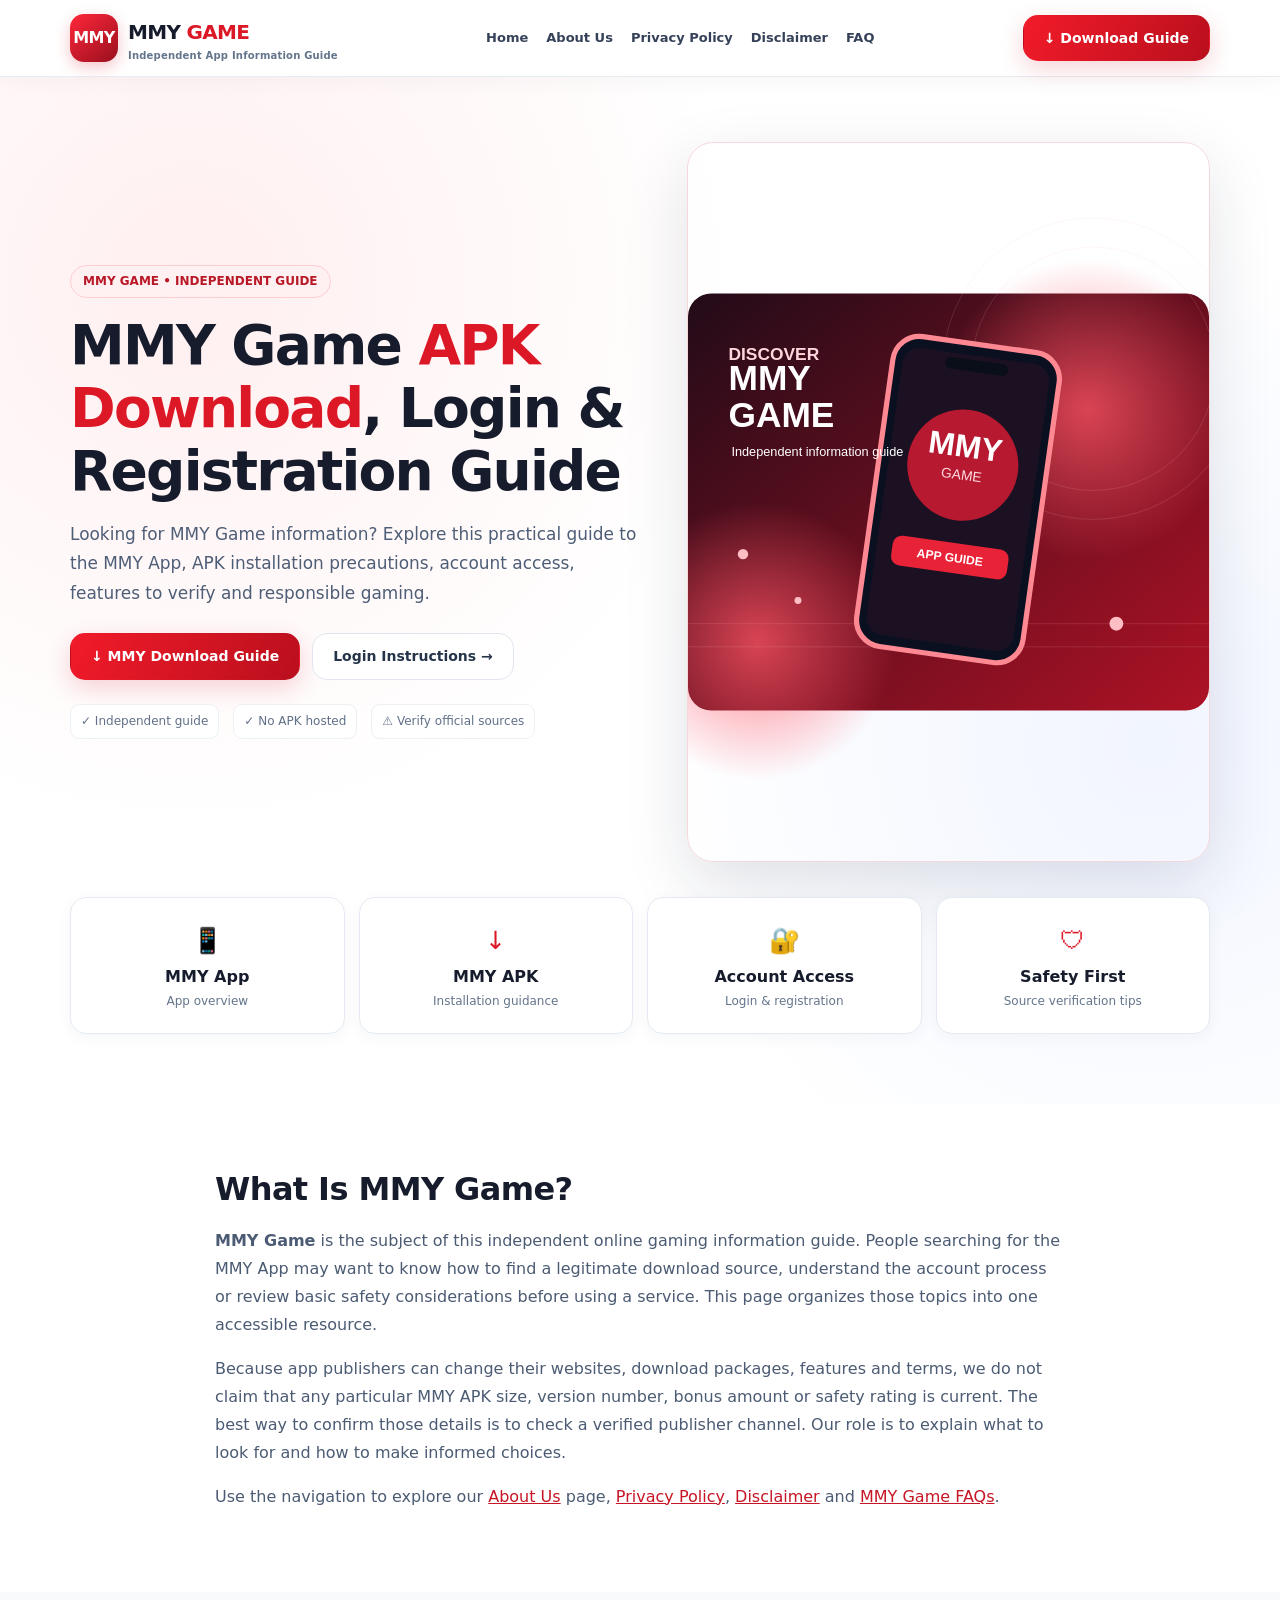
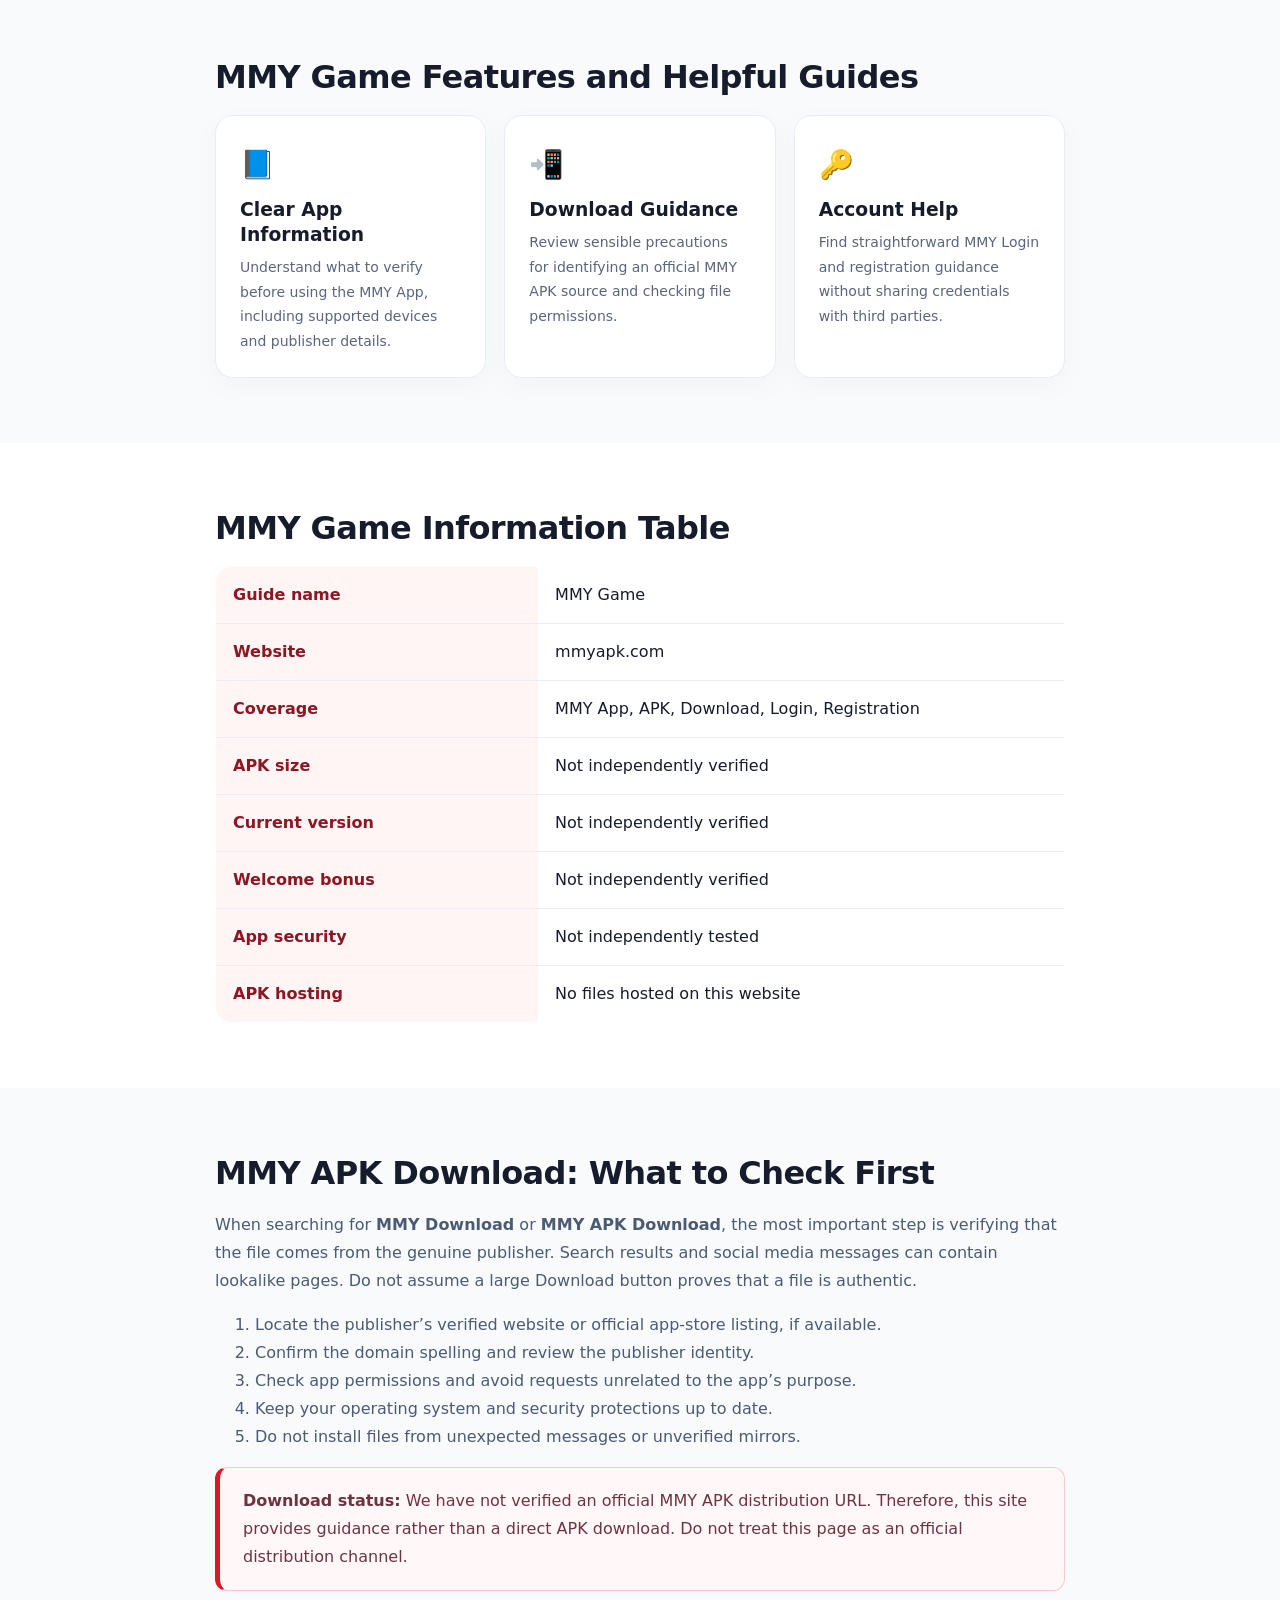
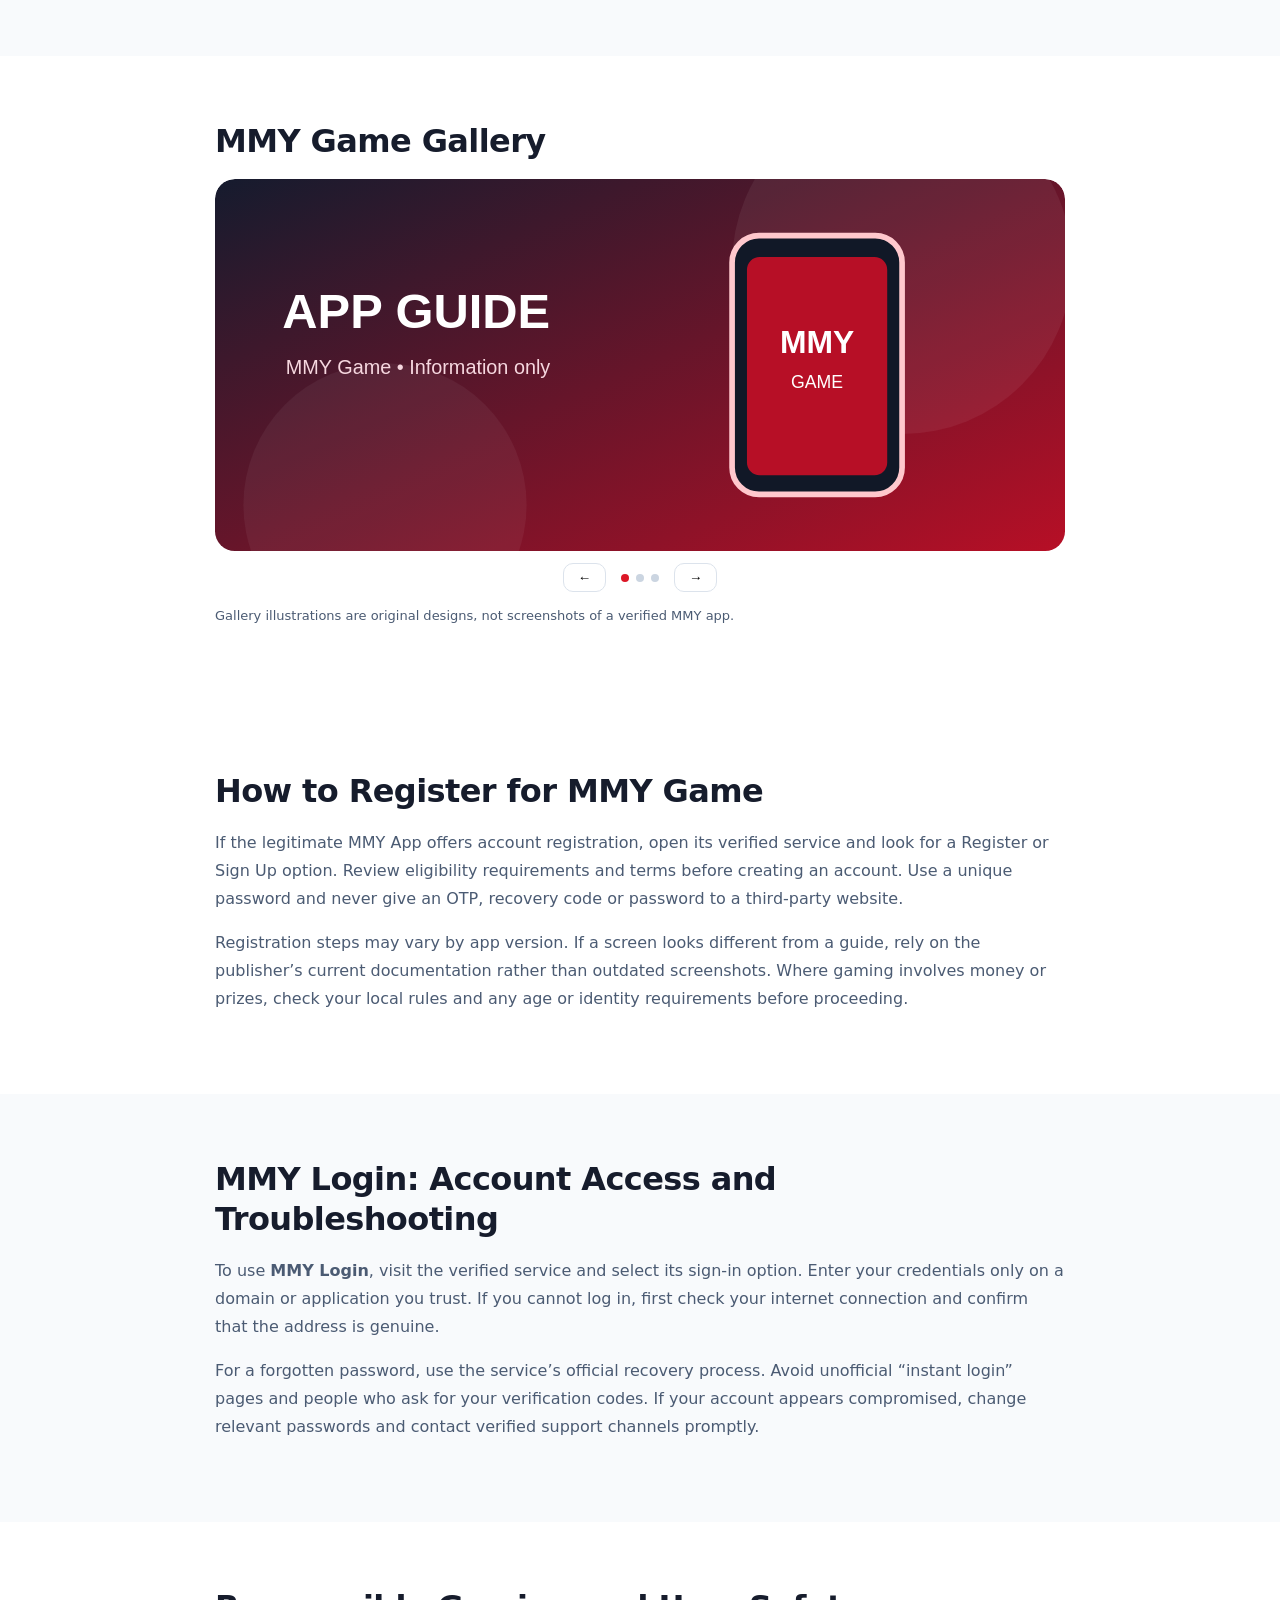
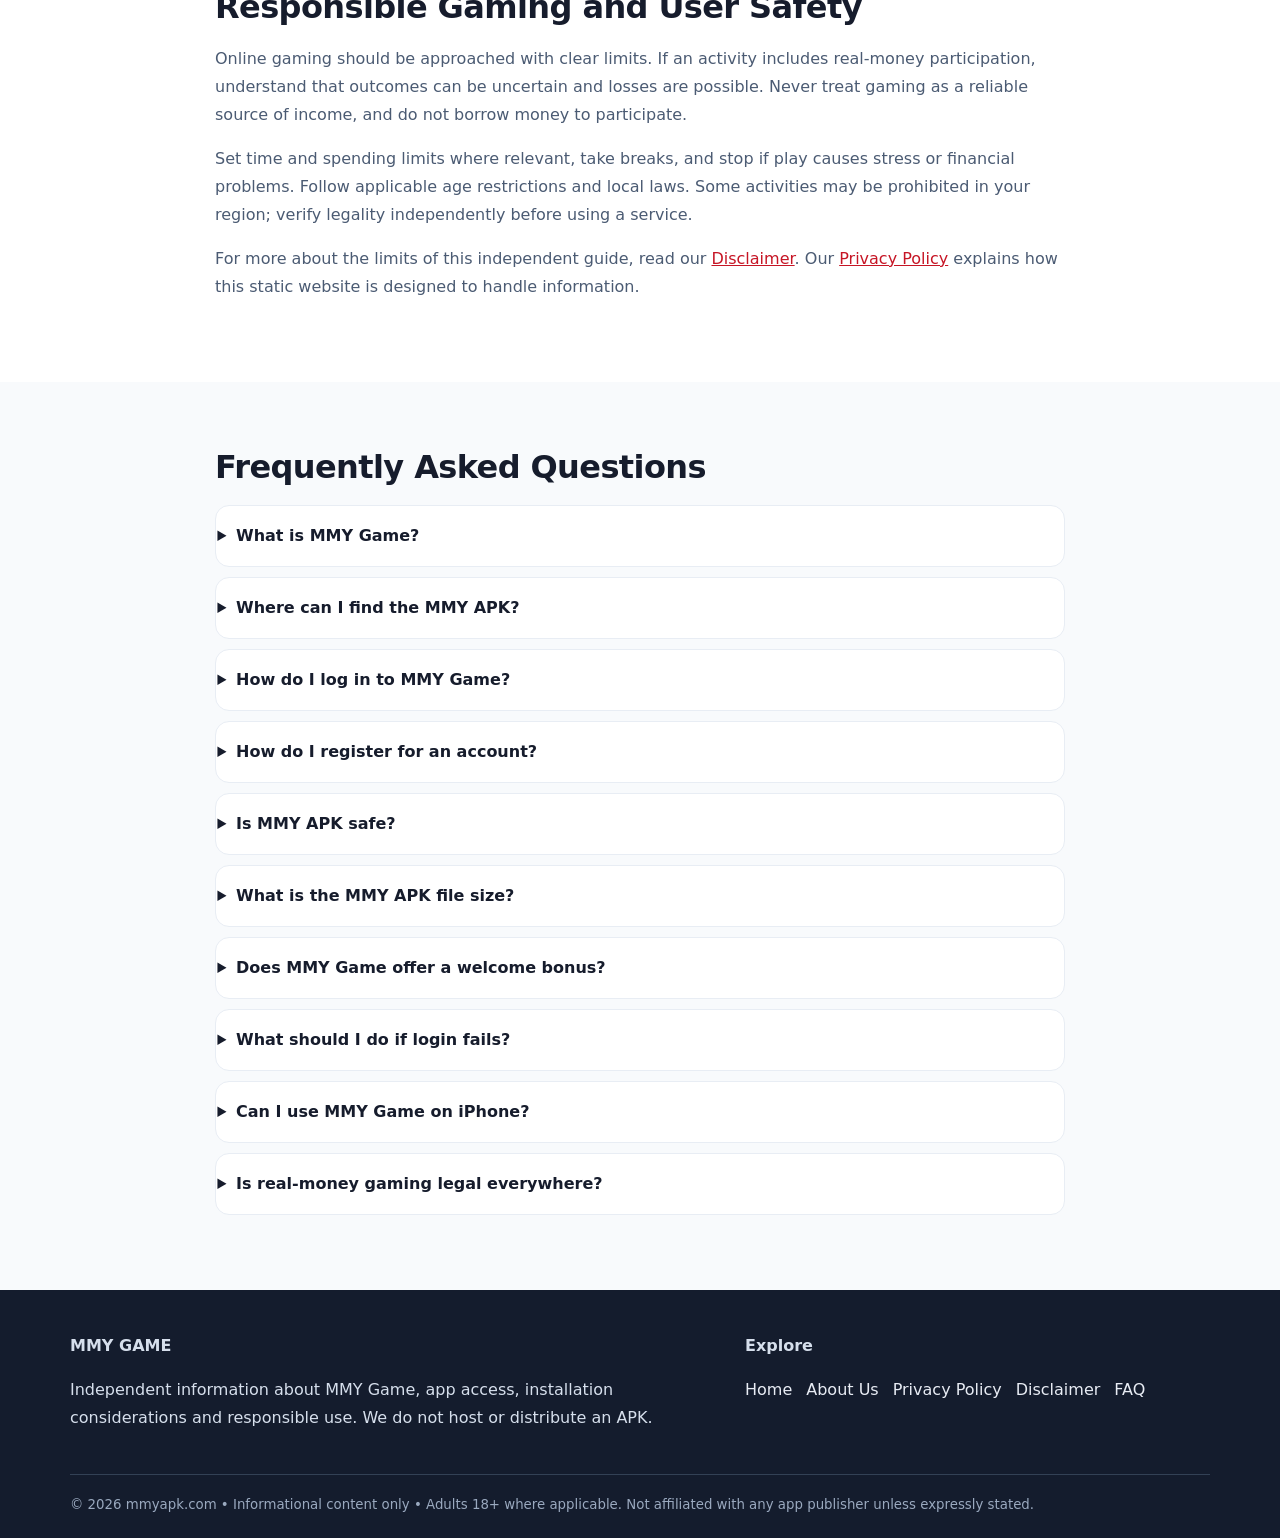
<file: index.html>
<!doctype html><html lang="en"><head><meta charset="utf-8"><meta name="viewport" content="width=device-width,initial-scale=1"><meta name="theme-color" content="#dc1726"><title>MMY Game – APK Download, Login &amp; Registration Guide | mmyapk.com</title><meta name="description" content="Explore MMY Game app information, APK download precautions, login and registration guidance, FAQs and responsible gaming tips. Independent guide."><link rel="canonical" href="https://mmyapk.com/"><link rel="stylesheet" href="style.css"><meta property="og:type" content="website"><meta property="og:title" content="MMY Game – APK Download, Login &amp; Registration Guide | mmyapk.com"><meta property="og:description" content="Explore MMY Game app information, APK download precautions, login and registration guidance, FAQs and responsible gaming tips. Independent guide."><meta property="og:url" content="https://mmyapk.com/"></head><body><header class="site-header"><div class="container header-inner"><a class="brand" href="index.html" aria-label="MMY Game homepage"><span class="brand-mark">MMY</span><span>MMY <strong>GAME</strong><small>Independent App Information Guide</small></span></a><nav class="nav" id="site-nav" aria-label="Main navigation"><a href="index.html">Home</a><a href="about.html">About Us</a><a href="privacy-policy.html">Privacy Policy</a><a href="disclaimer.html">Disclaimer</a><a href="faq.html">FAQ</a></nav><a class="btn btn-red header-cta" href="index.html#download">↓ Download Guide</a><button class="menu-btn" type="button" aria-controls="site-nav" aria-expanded="false" aria-label="Toggle navigation">☰</button></div></header><main><section class="hero"><div class="container"><div class="hero-grid"><div><span class="eyebrow">MMY GAME • INDEPENDENT GUIDE</span><h1>MMY Game <em>APK Download</em>, Login &amp; Registration Guide</h1><p class="lead">Looking for MMY Game information? Explore this practical guide to the MMY App, APK installation precautions, account access, features to verify and responsible gaming.</p><div class="hero-actions"><a class="btn btn-red" href="#download">↓ MMY Download Guide</a><a class="btn btn-outline" href="#how-to-login">Login Instructions →</a></div><div class="trust-row"><span>✓ Independent guide</span><span>✓ No APK hosted</span><span>⚠ Verify official sources</span></div></div><img class="hero-art" src="hero.svg" width="900" height="720" alt="Original red gaming illustration for the MMY Game information guide"></div><div class="stats"><div class="stat"><div class="symbol">📱</div><strong>MMY App</strong><small>App overview</small></div><div class="stat"><div class="symbol">↓</div><strong>MMY APK</strong><small>Installation guidance</small></div><div class="stat"><div class="symbol">🔐</div><strong>Account Access</strong><small>Login &amp; registration</small></div><div class="stat"><div class="symbol">🛡</div><strong>Safety First</strong><small>Source verification tips</small></div></div></div></section><section class="section  anchor-target" ><div class="container content"><h2>What Is MMY Game?</h2><p><strong>MMY Game</strong> is the subject of this independent online gaming information guide. People searching for the MMY App may want to know how to find a legitimate download source, understand the account process or review basic safety considerations before using a service. This page organizes those topics into one accessible resource.</p><p>Because app publishers can change their websites, download packages, features and terms, we do not claim that any particular MMY APK size, version number, bonus amount or safety rating is current. The best way to confirm those details is to check a verified publisher channel. Our role is to explain what to look for and how to make informed choices.</p><p>Use the navigation to explore our <a href="about.html">About Us</a> page, <a href="privacy-policy.html">Privacy Policy</a>, <a href="disclaimer.html">Disclaimer</a> and <a href="faq.html">MMY Game FAQs</a>.</p></div></section><section class="section section-alt anchor-target" ><div class="container content"><h2>MMY Game Features and Helpful Guides</h2><div class="feature-grid"><article class="feature"><div class="symbol">📘</div><h3>Clear App Information</h3><p>Understand what to verify before using the MMY App, including supported devices and publisher details.</p></article><article class="feature"><div class="symbol">📲</div><h3>Download Guidance</h3><p>Review sensible precautions for identifying an official MMY APK source and checking file permissions.</p></article><article class="feature"><div class="symbol">🔑</div><h3>Account Help</h3><p>Find straightforward MMY Login and registration guidance without sharing credentials with third parties.</p></article></div></div></section><section class="section  anchor-target" ><div class="container content"><h2>MMY Game Information Table</h2><table class="info-table"><tbody><tr><th scope="row">Guide name</th><td>MMY Game</td></tr><tr><th scope="row">Website</th><td>mmyapk.com</td></tr><tr><th scope="row">Coverage</th><td>MMY App, APK, Download, Login, Registration</td></tr><tr><th scope="row">APK size</th><td>Not independently verified</td></tr><tr><th scope="row">Current version</th><td>Not independently verified</td></tr><tr><th scope="row">Welcome bonus</th><td>Not independently verified</td></tr><tr><th scope="row">App security</th><td>Not independently tested</td></tr><tr><th scope="row">APK hosting</th><td>No files hosted on this website</td></tr></tbody></table></div></section><section class="section section-alt anchor-target" id='download'><div class="container content"><h2>MMY APK Download: What to Check First</h2><p>When searching for <strong>MMY Download</strong> or <strong>MMY APK Download</strong>, the most important step is verifying that the file comes from the genuine publisher. Search results and social media messages can contain lookalike pages. Do not assume a large Download button proves that a file is authentic.</p><ol><li>Locate the publisher’s verified website or official app-store listing, if available.</li><li>Confirm the domain spelling and review the publisher identity.</li><li>Check app permissions and avoid requests unrelated to the app’s purpose.</li><li>Keep your operating system and security protections up to date.</li><li>Do not install files from unexpected messages or unverified mirrors.</li></ol><div class="callout"><strong>Download status:</strong> We have not verified an official MMY APK distribution URL. Therefore, this site provides guidance rather than a direct APK download. Do not treat this page as an official distribution channel.</div></div></section><section class="section  anchor-target" ><div class="container content"><h2>MMY Game Gallery</h2><div class="carousel" data-carousel aria-label="MMY Game informational gallery"><div class="slides"><div class="slide"><img src="slide-1.svg" alt="MMY Game app information illustration" loading="lazy"></div><div class="slide"><img src="slide-2.svg" alt="MMY Game login help illustration" loading="lazy"></div><div class="slide"><img src="slide-3.svg" alt="MMY Game safety guidance illustration" loading="lazy"></div></div><div class="carousel-controls"><button type="button" data-prev aria-label="Previous slide">←</button><div class="dots" aria-hidden="true"></div><button type="button" data-next aria-label="Next slide">→</button></div></div><p class="note">Gallery illustrations are original designs, not screenshots of a verified MMY app.</p></div></section><section class="section  anchor-target" ><div class="container content"><h2>How to Register for MMY Game</h2><p>If the legitimate MMY App offers account registration, open its verified service and look for a Register or Sign Up option. Review eligibility requirements and terms before creating an account. Use a unique password and never give an OTP, recovery code or password to a third-party website.</p><p>Registration steps may vary by app version. If a screen looks different from a guide, rely on the publisher’s current documentation rather than outdated screenshots. Where gaming involves money or prizes, check your local rules and any age or identity requirements before proceeding.</p></div></section><section class="section section-alt anchor-target" id='how-to-login'><div class="container content"><h2>MMY Login: Account Access and Troubleshooting</h2><p>To use <strong>MMY Login</strong>, visit the verified service and select its sign-in option. Enter your credentials only on a domain or application you trust. If you cannot log in, first check your internet connection and confirm that the address is genuine.</p><p>For a forgotten password, use the service’s official recovery process. Avoid unofficial “instant login” pages and people who ask for your verification codes. If your account appears compromised, change relevant passwords and contact verified support channels promptly.</p></div></section><section class="section  anchor-target" ><div class="container content"><h2>Responsible Gaming and User Safety</h2><p>Online gaming should be approached with clear limits. If an activity includes real-money participation, understand that outcomes can be uncertain and losses are possible. Never treat gaming as a reliable source of income, and do not borrow money to participate.</p><p>Set time and spending limits where relevant, take breaks, and stop if play causes stress or financial problems. Follow applicable age restrictions and local laws. Some activities may be prohibited in your region; verify legality independently before using a service.</p><p>For more about the limits of this independent guide, read our <a href="disclaimer.html">Disclaimer</a>. Our <a href="privacy-policy.html">Privacy Policy</a> explains how this static website is designed to handle information.</p></div></section><section class="section section-alt anchor-target" id='faq'><div class="container content"><h2>Frequently Asked Questions</h2><details><summary>What is MMY Game?</summary><p>MMY Game is the app or gaming service discussed in this independent information guide. Check the publisher’s verified materials for current features and availability.</p></details><details><summary>Where can I find the MMY APK?</summary><p>Use a source you can independently verify as official. This website does not host an APK or provide an unverified download link.</p></details><details><summary>How do I log in to MMY Game?</summary><p>Open the verified app or official service, choose Login, and follow its current sign-in instructions. Never share passwords or one-time codes.</p></details><details><summary>How do I register for an account?</summary><p>Use the registration option on the verified service, review its terms and age requirements, and provide only information you are comfortable sharing.</p></details><details><summary>Is MMY APK safe?</summary><p>We have not independently tested any MMY APK. Do not assume an app is safe without verifying the publisher, source, permissions and device security checks.</p></details><details><summary>What is the MMY APK file size?</summary><p>The current file size has not been independently verified for this guide. Consult the official publisher for accurate information.</p></details><details><summary>Does MMY Game offer a welcome bonus?</summary><p>We do not publish unverified bonus amounts or promotions. Refer to the verified service terms for current offers, if any.</p></details><details><summary>What should I do if login fails?</summary><p>Check your connection, confirm you are using the legitimate service, and follow its official account recovery or support process.</p></details><details><summary>Can I use MMY Game on iPhone?</summary><p>iOS availability has not been verified. Check the publisher’s official channels and Apple App Store listing, if one exists.</p></details><details><summary>Is real-money gaming legal everywhere?</summary><p>No. Rules differ by location and can change. Check applicable local laws, age restrictions and the service terms before participating.</p></details></div></section></main><footer class="footer"><div class="container"><div class="footer-grid"><div><strong>MMY GAME</strong><p>Independent information about MMY Game, app access, installation considerations and responsible use. We do not host or distribute an APK.</p></div><div><strong>Explore</strong><p><a href="index.html">Home</a><a href="about.html">About Us</a><a href="privacy-policy.html">Privacy Policy</a><a href="disclaimer.html">Disclaimer</a><a href="faq.html">FAQ</a></p></div></div><div class="footer-bottom"><small>© 2026 mmyapk.com • Informational content only • Adults 18+ where applicable. Not affiliated with any app publisher unless expressly stated.</small></div></div></footer><div class="sticky-mobile"><a class="btn btn-red" href="index.html#download">↓ MMY Download Guide</a></div><script src="script.js" defer></script></body></html>
</file>
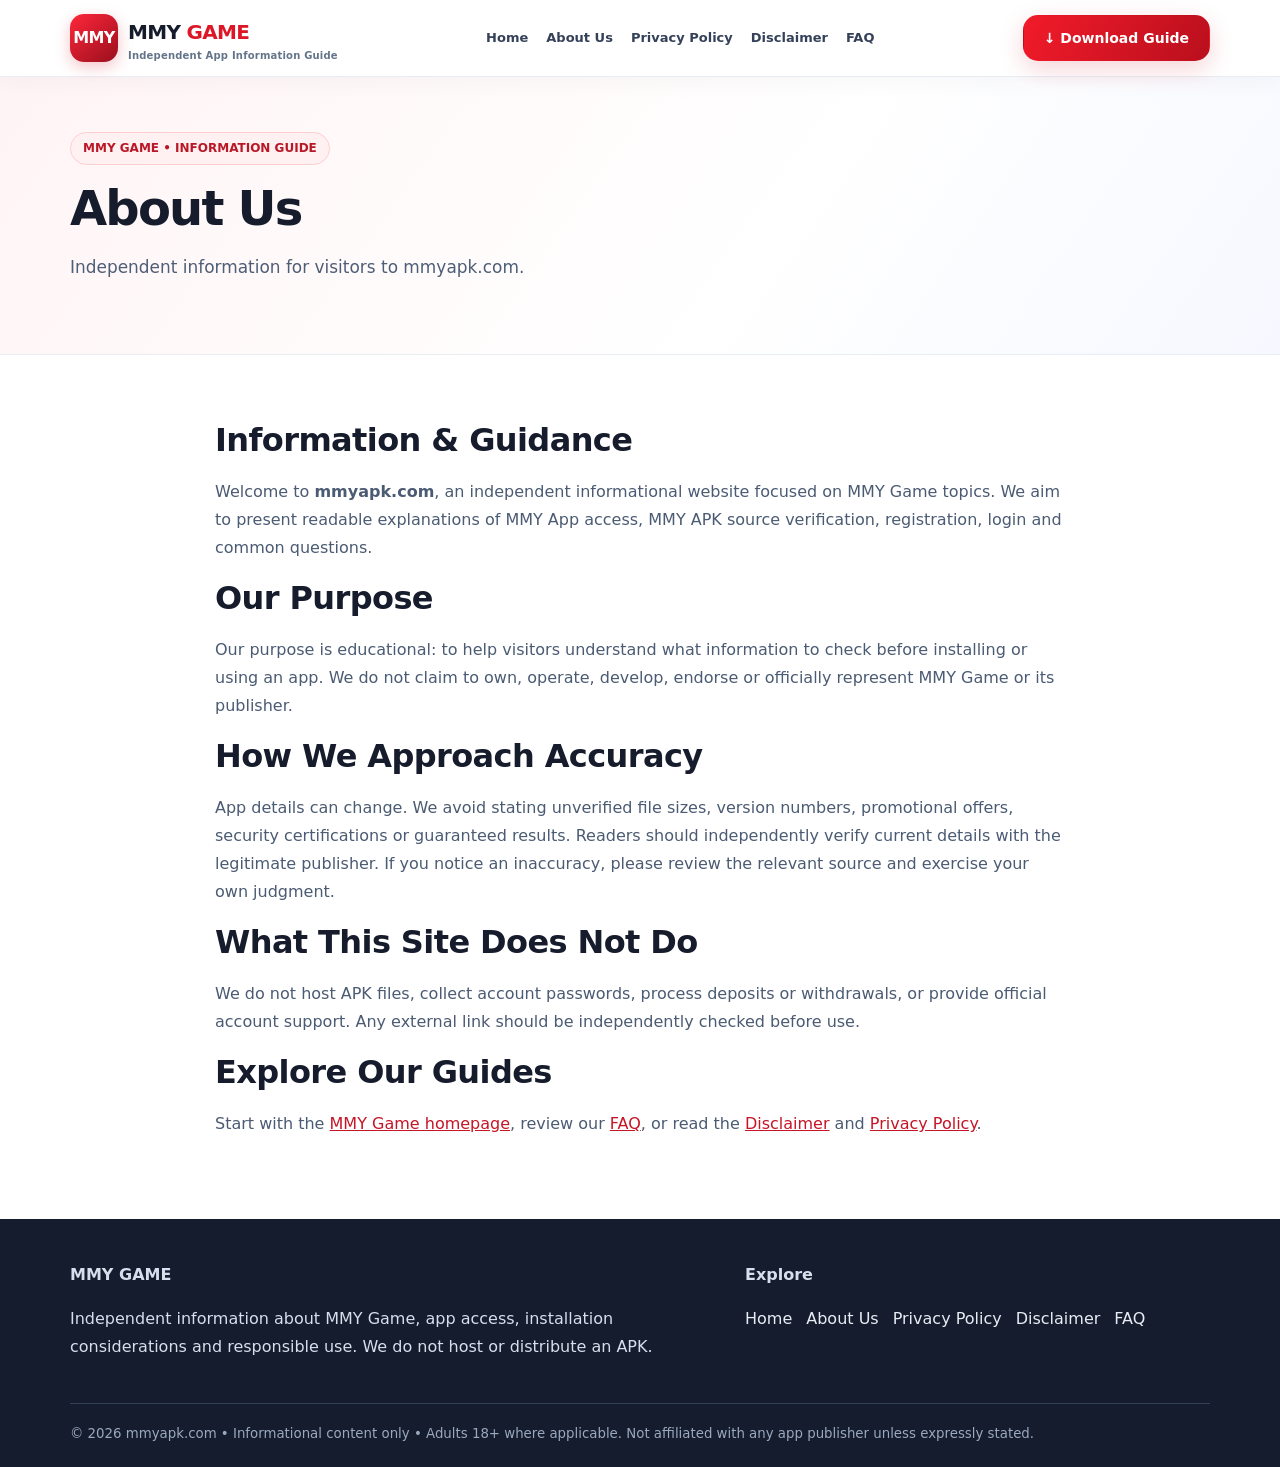
<file: about.html>
<!doctype html><html lang="en"><head><meta charset="utf-8"><meta name="viewport" content="width=device-width,initial-scale=1"><meta name="theme-color" content="#dc1726"><title>About MMY Game Guide | mmyapk.com</title><meta name="description" content="Learn about mmyapk.com, an independent MMY Game information website covering app access, download precautions and login guidance."><link rel="canonical" href="https://mmyapk.com/about.html"><link rel="stylesheet" href="style.css"><meta property="og:type" content="website"><meta property="og:title" content="About MMY Game Guide | mmyapk.com"><meta property="og:description" content="Learn about mmyapk.com, an independent MMY Game information website covering app access, download precautions and login guidance."><meta property="og:url" content="https://mmyapk.com/about.html"></head><body><header class="site-header"><div class="container header-inner"><a class="brand" href="index.html" aria-label="MMY Game homepage"><span class="brand-mark">MMY</span><span>MMY <strong>GAME</strong><small>Independent App Information Guide</small></span></a><nav class="nav" id="site-nav" aria-label="Main navigation"><a href="index.html">Home</a><a href="about.html">About Us</a><a href="privacy-policy.html">Privacy Policy</a><a href="disclaimer.html">Disclaimer</a><a href="faq.html">FAQ</a></nav><a class="btn btn-red header-cta" href="index.html#download">↓ Download Guide</a><button class="menu-btn" type="button" aria-controls="site-nav" aria-expanded="false" aria-label="Toggle navigation">☰</button></div></header><main><section class="page-hero"><div class="container"><span class="eyebrow">MMY GAME • INFORMATION GUIDE</span><h1>About Us</h1><p class="lead">Independent information for visitors to mmyapk.com.</p></div></section><section class="section  anchor-target" ><div class="container content"><h2>Information & Guidance</h2><p>Welcome to <strong>mmyapk.com</strong>, an independent informational website focused on MMY Game topics. We aim to present readable explanations of MMY App access, MMY APK source verification, registration, login and common questions.</p><h2>Our Purpose</h2><p>Our purpose is educational: to help visitors understand what information to check before installing or using an app. We do not claim to own, operate, develop, endorse or officially represent MMY Game or its publisher.</p><h2>How We Approach Accuracy</h2><p>App details can change. We avoid stating unverified file sizes, version numbers, promotional offers, security certifications or guaranteed results. Readers should independently verify current details with the legitimate publisher. If you notice an inaccuracy, please review the relevant source and exercise your own judgment.</p><h2>What This Site Does Not Do</h2><p>We do not host APK files, collect account passwords, process deposits or withdrawals, or provide official account support. Any external link should be independently checked before use.</p><h2>Explore Our Guides</h2><p>Start with the <a href="index.html">MMY Game homepage</a>, review our <a href="faq.html">FAQ</a>, or read the <a href="disclaimer.html">Disclaimer</a> and <a href="privacy-policy.html">Privacy Policy</a>.</p></div></section></main><footer class="footer"><div class="container"><div class="footer-grid"><div><strong>MMY GAME</strong><p>Independent information about MMY Game, app access, installation considerations and responsible use. We do not host or distribute an APK.</p></div><div><strong>Explore</strong><p><a href="index.html">Home</a><a href="about.html">About Us</a><a href="privacy-policy.html">Privacy Policy</a><a href="disclaimer.html">Disclaimer</a><a href="faq.html">FAQ</a></p></div></div><div class="footer-bottom"><small>© 2026 mmyapk.com • Informational content only • Adults 18+ where applicable. Not affiliated with any app publisher unless expressly stated.</small></div></div></footer><div class="sticky-mobile"><a class="btn btn-red" href="index.html#download">↓ MMY Download Guide</a></div><script src="script.js" defer></script></body></html>
</file>
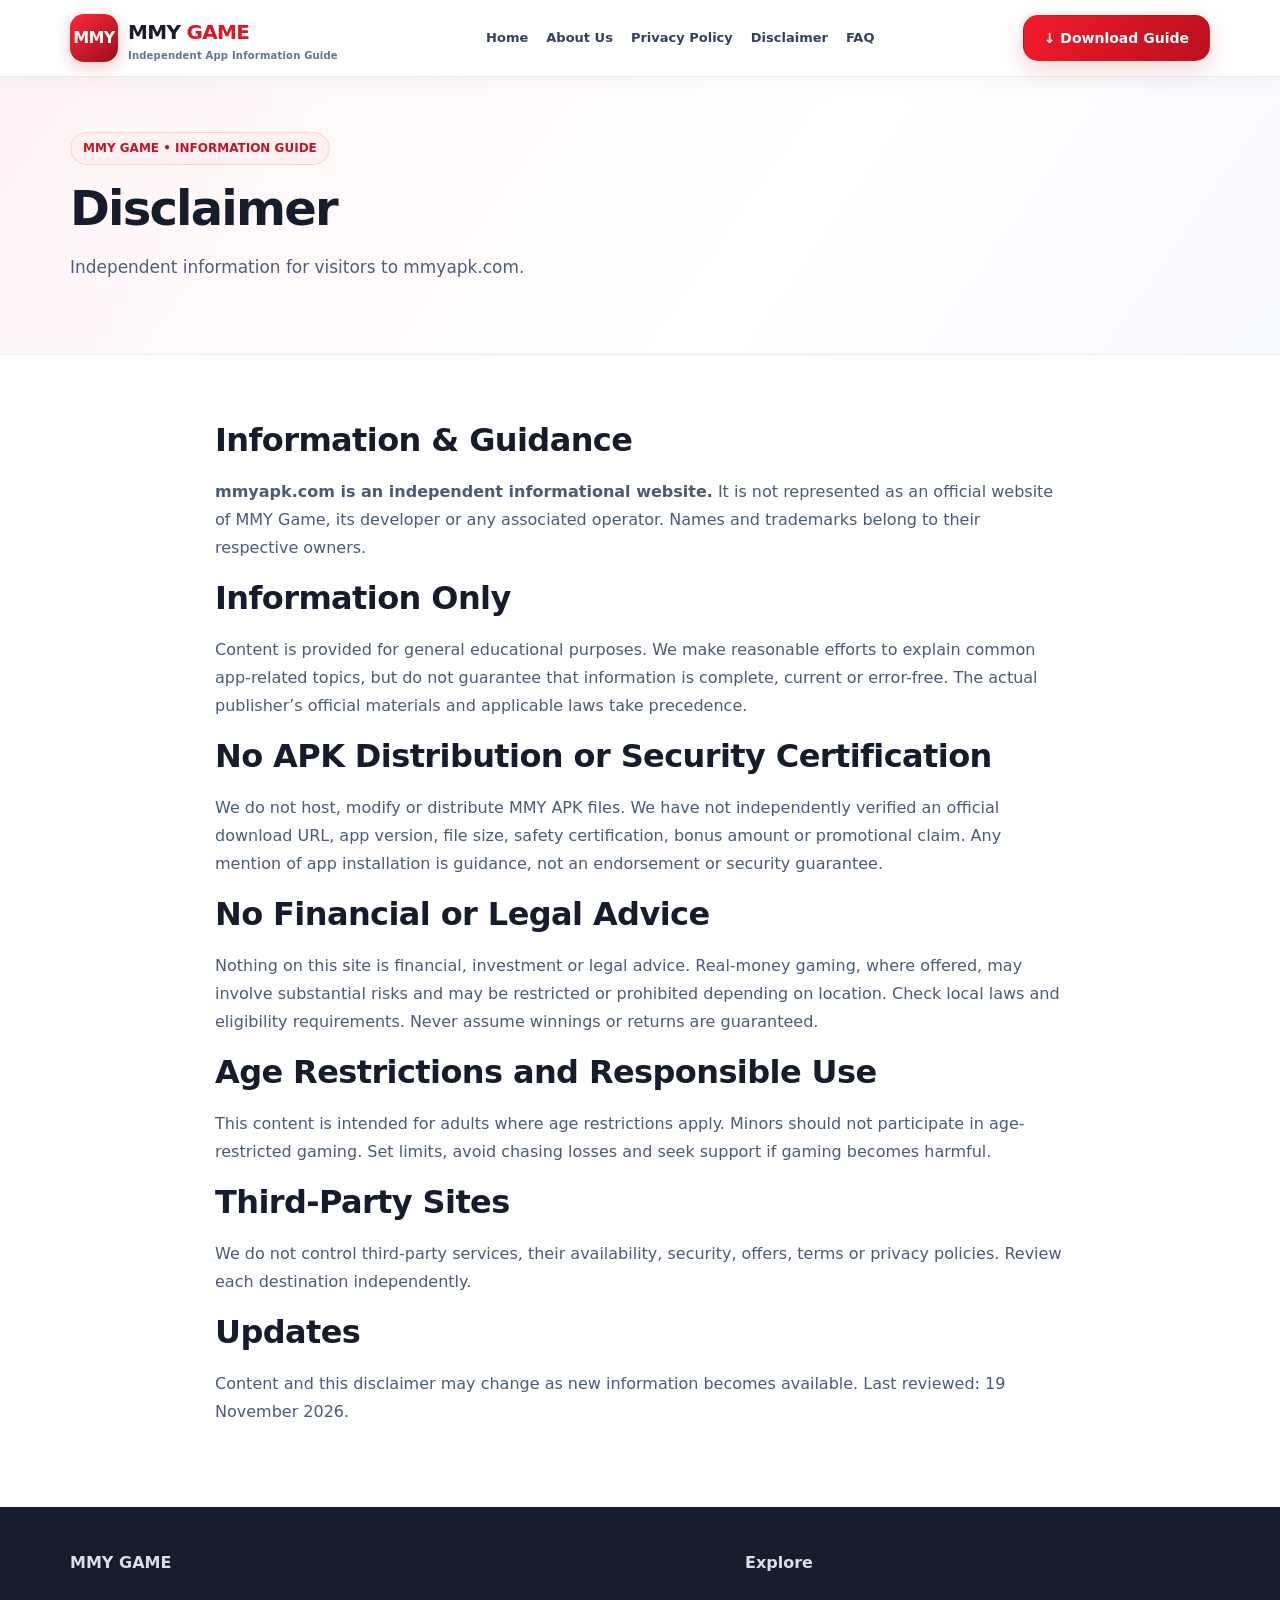
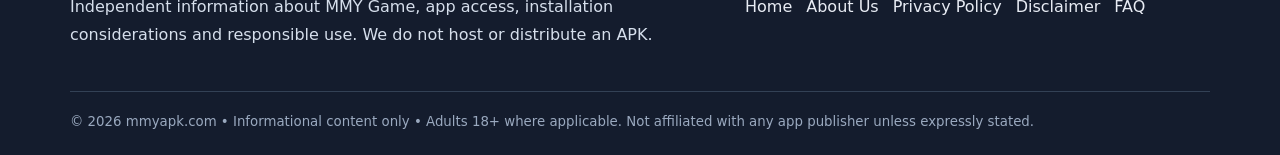
<file: disclaimer.html>
<!doctype html><html lang="en"><head><meta charset="utf-8"><meta name="viewport" content="width=device-width,initial-scale=1"><meta name="theme-color" content="#dc1726"><title>Disclaimer | MMY Game Information</title><meta name="description" content="Important independent-site disclaimer for MMY Game app information, APK verification, gaming risks and third-party links."><link rel="canonical" href="https://mmyapk.com/disclaimer.html"><link rel="stylesheet" href="style.css"><meta property="og:type" content="website"><meta property="og:title" content="Disclaimer | MMY Game Information"><meta property="og:description" content="Important independent-site disclaimer for MMY Game app information, APK verification, gaming risks and third-party links."><meta property="og:url" content="https://mmyapk.com/disclaimer.html"></head><body><header class="site-header"><div class="container header-inner"><a class="brand" href="index.html" aria-label="MMY Game homepage"><span class="brand-mark">MMY</span><span>MMY <strong>GAME</strong><small>Independent App Information Guide</small></span></a><nav class="nav" id="site-nav" aria-label="Main navigation"><a href="index.html">Home</a><a href="about.html">About Us</a><a href="privacy-policy.html">Privacy Policy</a><a href="disclaimer.html">Disclaimer</a><a href="faq.html">FAQ</a></nav><a class="btn btn-red header-cta" href="index.html#download">↓ Download Guide</a><button class="menu-btn" type="button" aria-controls="site-nav" aria-expanded="false" aria-label="Toggle navigation">☰</button></div></header><main><section class="page-hero"><div class="container"><span class="eyebrow">MMY GAME • INFORMATION GUIDE</span><h1>Disclaimer</h1><p class="lead">Independent information for visitors to mmyapk.com.</p></div></section><section class="section  anchor-target" ><div class="container content"><h2>Information & Guidance</h2><p><strong>mmyapk.com is an independent informational website.</strong> It is not represented as an official website of MMY Game, its developer or any associated operator. Names and trademarks belong to their respective owners.</p><h2>Information Only</h2><p>Content is provided for general educational purposes. We make reasonable efforts to explain common app-related topics, but do not guarantee that information is complete, current or error-free. The actual publisher’s official materials and applicable laws take precedence.</p><h2>No APK Distribution or Security Certification</h2><p>We do not host, modify or distribute MMY APK files. We have not independently verified an official download URL, app version, file size, safety certification, bonus amount or promotional claim. Any mention of app installation is guidance, not an endorsement or security guarantee.</p><h2>No Financial or Legal Advice</h2><p>Nothing on this site is financial, investment or legal advice. Real-money gaming, where offered, may involve substantial risks and may be restricted or prohibited depending on location. Check local laws and eligibility requirements. Never assume winnings or returns are guaranteed.</p><h2>Age Restrictions and Responsible Use</h2><p>This content is intended for adults where age restrictions apply. Minors should not participate in age-restricted gaming. Set limits, avoid chasing losses and seek support if gaming becomes harmful.</p><h2>Third-Party Sites</h2><p>We do not control third-party services, their availability, security, offers, terms or privacy policies. Review each destination independently.</p><h2>Updates</h2><p>Content and this disclaimer may change as new information becomes available. Last reviewed: 19 November 2026.</p></div></section></main><footer class="footer"><div class="container"><div class="footer-grid"><div><strong>MMY GAME</strong><p>Independent information about MMY Game, app access, installation considerations and responsible use. We do not host or distribute an APK.</p></div><div><strong>Explore</strong><p><a href="index.html">Home</a><a href="about.html">About Us</a><a href="privacy-policy.html">Privacy Policy</a><a href="disclaimer.html">Disclaimer</a><a href="faq.html">FAQ</a></p></div></div><div class="footer-bottom"><small>© 2026 mmyapk.com • Informational content only • Adults 18+ where applicable. Not affiliated with any app publisher unless expressly stated.</small></div></div></footer><div class="sticky-mobile"><a class="btn btn-red" href="index.html#download">↓ MMY Download Guide</a></div><script src="script.js" defer></script></body></html>
</file>
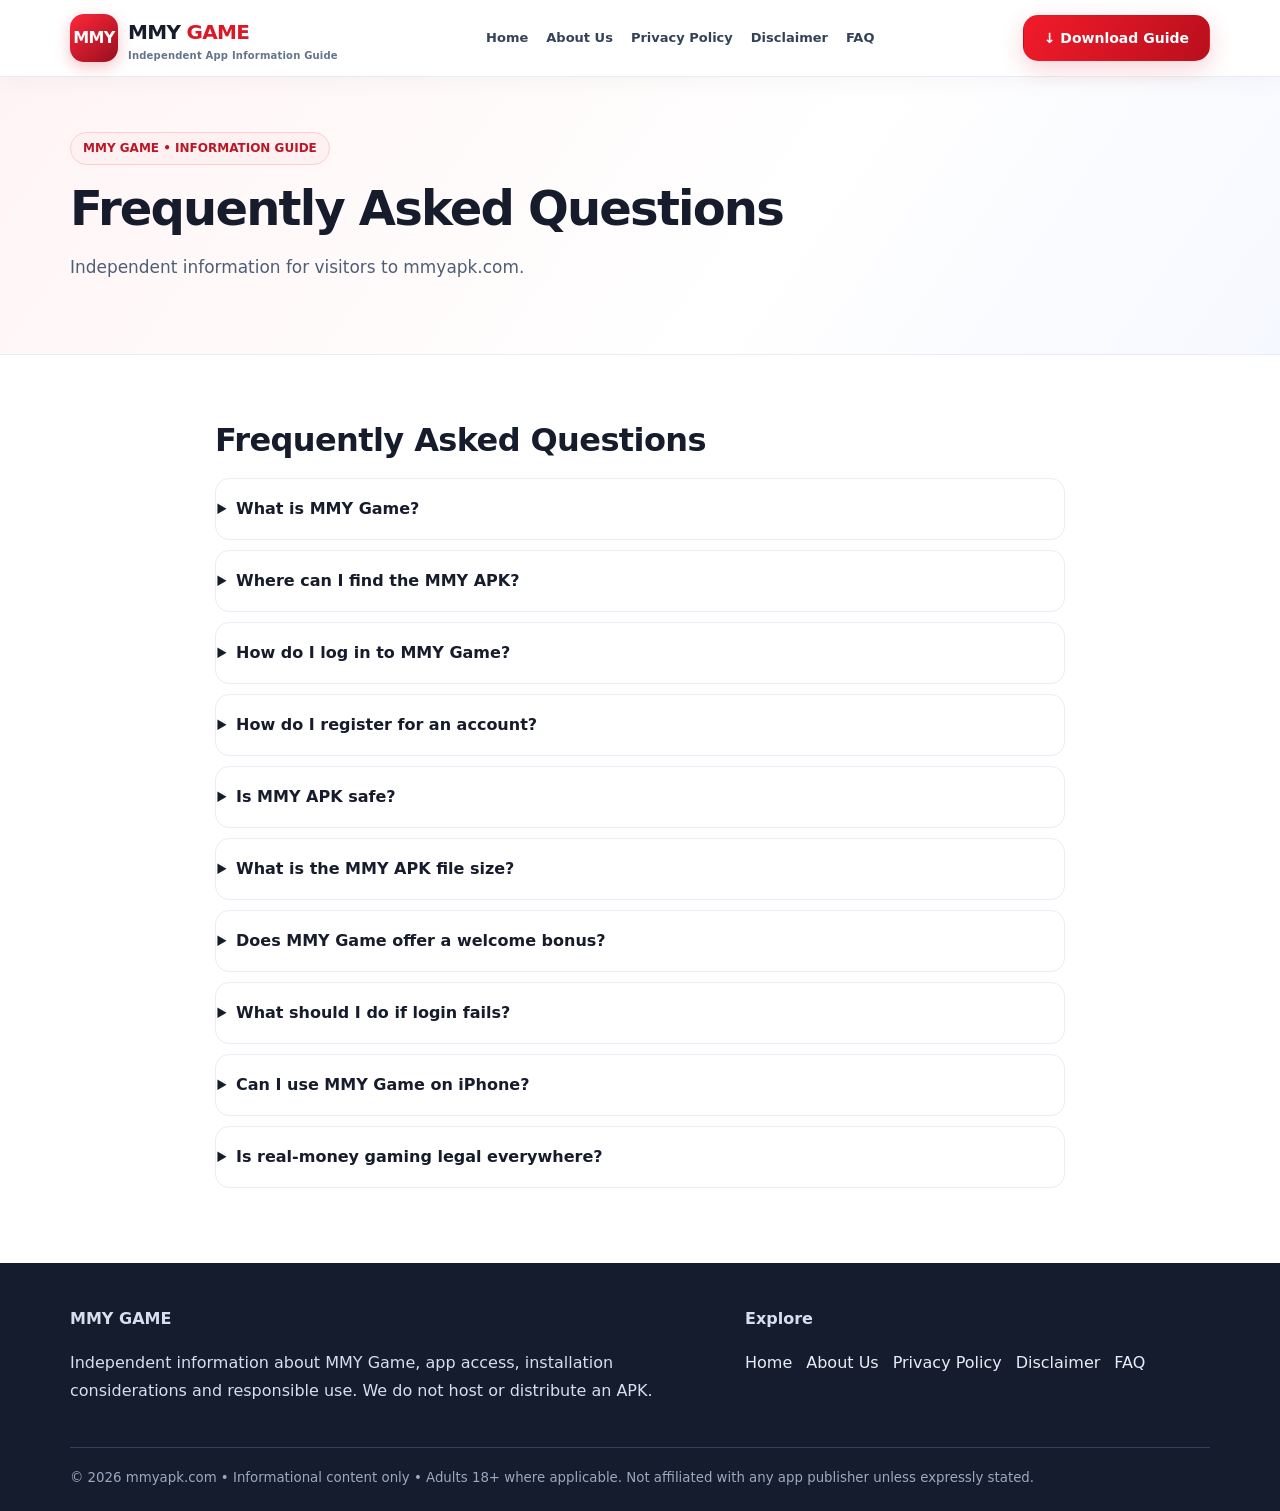
<file: faq.html>
<!doctype html><html lang="en"><head><meta charset="utf-8"><meta name="viewport" content="width=device-width,initial-scale=1"><meta name="theme-color" content="#dc1726"><title>MMY Game FAQ – APK, Login, Registration &amp; Safety</title><meta name="description" content="Answers to common MMY Game questions about APK sources, login, registration, app details and responsible gaming."><link rel="canonical" href="https://mmyapk.com/faq.html"><link rel="stylesheet" href="style.css"><meta property="og:type" content="website"><meta property="og:title" content="MMY Game FAQ – APK, Login, Registration &amp; Safety"><meta property="og:description" content="Answers to common MMY Game questions about APK sources, login, registration, app details and responsible gaming."><meta property="og:url" content="https://mmyapk.com/faq.html"></head><body><header class="site-header"><div class="container header-inner"><a class="brand" href="index.html" aria-label="MMY Game homepage"><span class="brand-mark">MMY</span><span>MMY <strong>GAME</strong><small>Independent App Information Guide</small></span></a><nav class="nav" id="site-nav" aria-label="Main navigation"><a href="index.html">Home</a><a href="about.html">About Us</a><a href="privacy-policy.html">Privacy Policy</a><a href="disclaimer.html">Disclaimer</a><a href="faq.html">FAQ</a></nav><a class="btn btn-red header-cta" href="index.html#download">↓ Download Guide</a><button class="menu-btn" type="button" aria-controls="site-nav" aria-expanded="false" aria-label="Toggle navigation">☰</button></div></header><main><section class="page-hero"><div class="container"><span class="eyebrow">MMY GAME • INFORMATION GUIDE</span><h1>Frequently Asked Questions</h1><p class="lead">Independent information for visitors to mmyapk.com.</p></div></section><section class="section  anchor-target" ><div class="container content"><h2>Frequently Asked Questions</h2><details><summary>What is MMY Game?</summary><p>MMY Game is the app or gaming service discussed in this independent information guide. Check the publisher’s verified materials for current features and availability.</p></details><details><summary>Where can I find the MMY APK?</summary><p>Use a source you can independently verify as official. This website does not host an APK or provide an unverified download link.</p></details><details><summary>How do I log in to MMY Game?</summary><p>Open the verified app or official service, choose Login, and follow its current sign-in instructions. Never share passwords or one-time codes.</p></details><details><summary>How do I register for an account?</summary><p>Use the registration option on the verified service, review its terms and age requirements, and provide only information you are comfortable sharing.</p></details><details><summary>Is MMY APK safe?</summary><p>We have not independently tested any MMY APK. Do not assume an app is safe without verifying the publisher, source, permissions and device security checks.</p></details><details><summary>What is the MMY APK file size?</summary><p>The current file size has not been independently verified for this guide. Consult the official publisher for accurate information.</p></details><details><summary>Does MMY Game offer a welcome bonus?</summary><p>We do not publish unverified bonus amounts or promotions. Refer to the verified service terms for current offers, if any.</p></details><details><summary>What should I do if login fails?</summary><p>Check your connection, confirm you are using the legitimate service, and follow its official account recovery or support process.</p></details><details><summary>Can I use MMY Game on iPhone?</summary><p>iOS availability has not been verified. Check the publisher’s official channels and Apple App Store listing, if one exists.</p></details><details><summary>Is real-money gaming legal everywhere?</summary><p>No. Rules differ by location and can change. Check applicable local laws, age restrictions and the service terms before participating.</p></details></div></section></main><footer class="footer"><div class="container"><div class="footer-grid"><div><strong>MMY GAME</strong><p>Independent information about MMY Game, app access, installation considerations and responsible use. We do not host or distribute an APK.</p></div><div><strong>Explore</strong><p><a href="index.html">Home</a><a href="about.html">About Us</a><a href="privacy-policy.html">Privacy Policy</a><a href="disclaimer.html">Disclaimer</a><a href="faq.html">FAQ</a></p></div></div><div class="footer-bottom"><small>© 2026 mmyapk.com • Informational content only • Adults 18+ where applicable. Not affiliated with any app publisher unless expressly stated.</small></div></div></footer><div class="sticky-mobile"><a class="btn btn-red" href="index.html#download">↓ MMY Download Guide</a></div><script src="script.js" defer></script></body></html>
</file>
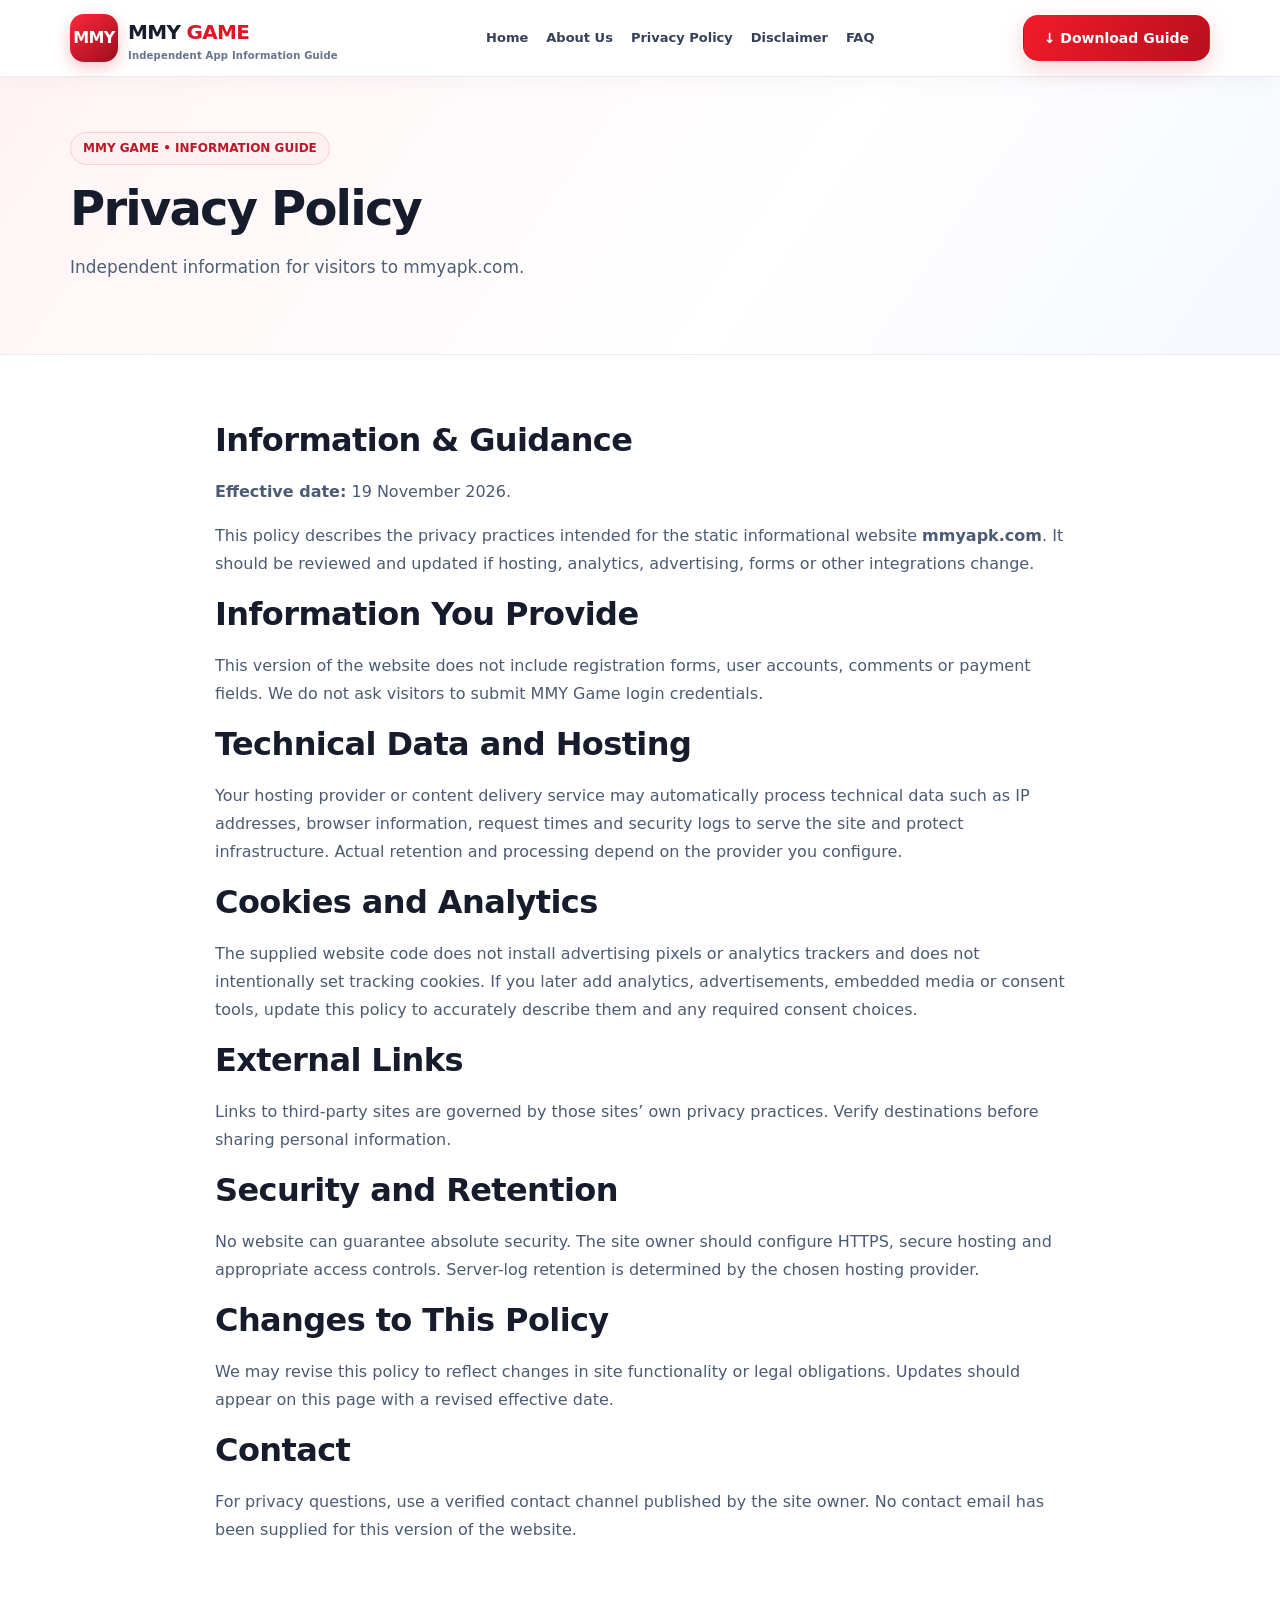
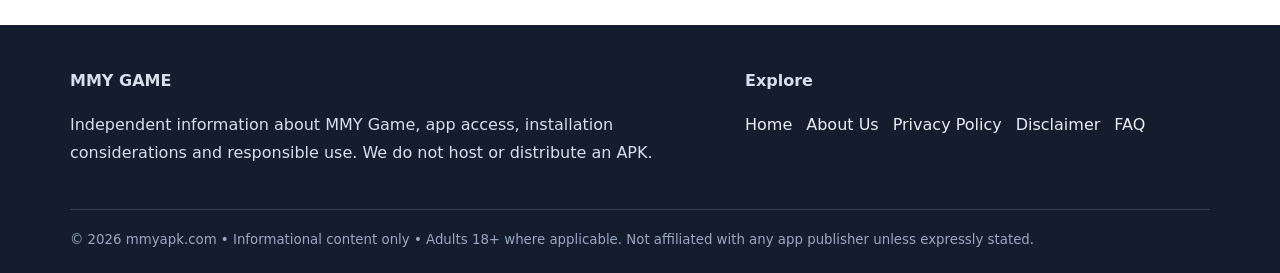
<file: privacy-policy.html>
<!doctype html><html lang="en"><head><meta charset="utf-8"><meta name="viewport" content="width=device-width,initial-scale=1"><meta name="theme-color" content="#dc1726"><title>Privacy Policy | MMY Game Guide</title><meta name="description" content="Read the privacy policy for mmyapk.com, including technical data, hosting logs, external links and potential future integrations."><link rel="canonical" href="https://mmyapk.com/privacy-policy.html"><link rel="stylesheet" href="style.css"><meta property="og:type" content="website"><meta property="og:title" content="Privacy Policy | MMY Game Guide"><meta property="og:description" content="Read the privacy policy for mmyapk.com, including technical data, hosting logs, external links and potential future integrations."><meta property="og:url" content="https://mmyapk.com/privacy-policy.html"></head><body><header class="site-header"><div class="container header-inner"><a class="brand" href="index.html" aria-label="MMY Game homepage"><span class="brand-mark">MMY</span><span>MMY <strong>GAME</strong><small>Independent App Information Guide</small></span></a><nav class="nav" id="site-nav" aria-label="Main navigation"><a href="index.html">Home</a><a href="about.html">About Us</a><a href="privacy-policy.html">Privacy Policy</a><a href="disclaimer.html">Disclaimer</a><a href="faq.html">FAQ</a></nav><a class="btn btn-red header-cta" href="index.html#download">↓ Download Guide</a><button class="menu-btn" type="button" aria-controls="site-nav" aria-expanded="false" aria-label="Toggle navigation">☰</button></div></header><main><section class="page-hero"><div class="container"><span class="eyebrow">MMY GAME • INFORMATION GUIDE</span><h1>Privacy Policy</h1><p class="lead">Independent information for visitors to mmyapk.com.</p></div></section><section class="section  anchor-target" ><div class="container content"><h2>Information & Guidance</h2><p><strong>Effective date:</strong> 19 November 2026.</p><p>This policy describes the privacy practices intended for the static informational website <strong>mmyapk.com</strong>. It should be reviewed and updated if hosting, analytics, advertising, forms or other integrations change.</p><h2>Information You Provide</h2><p>This version of the website does not include registration forms, user accounts, comments or payment fields. We do not ask visitors to submit MMY Game login credentials.</p><h2>Technical Data and Hosting</h2><p>Your hosting provider or content delivery service may automatically process technical data such as IP addresses, browser information, request times and security logs to serve the site and protect infrastructure. Actual retention and processing depend on the provider you configure.</p><h2>Cookies and Analytics</h2><p>The supplied website code does not install advertising pixels or analytics trackers and does not intentionally set tracking cookies. If you later add analytics, advertisements, embedded media or consent tools, update this policy to accurately describe them and any required consent choices.</p><h2>External Links</h2><p>Links to third-party sites are governed by those sites’ own privacy practices. Verify destinations before sharing personal information.</p><h2>Security and Retention</h2><p>No website can guarantee absolute security. The site owner should configure HTTPS, secure hosting and appropriate access controls. Server-log retention is determined by the chosen hosting provider.</p><h2>Changes to This Policy</h2><p>We may revise this policy to reflect changes in site functionality or legal obligations. Updates should appear on this page with a revised effective date.</p><h2>Contact</h2><p>For privacy questions, use a verified contact channel published by the site owner. No contact email has been supplied for this version of the website.</p></div></section></main><footer class="footer"><div class="container"><div class="footer-grid"><div><strong>MMY GAME</strong><p>Independent information about MMY Game, app access, installation considerations and responsible use. We do not host or distribute an APK.</p></div><div><strong>Explore</strong><p><a href="index.html">Home</a><a href="about.html">About Us</a><a href="privacy-policy.html">Privacy Policy</a><a href="disclaimer.html">Disclaimer</a><a href="faq.html">FAQ</a></p></div></div><div class="footer-bottom"><small>© 2026 mmyapk.com • Informational content only • Adults 18+ where applicable. Not affiliated with any app publisher unless expressly stated.</small></div></div></footer><div class="sticky-mobile"><a class="btn btn-red" href="index.html#download">↓ MMY Download Guide</a></div><script src="script.js" defer></script></body></html>
</file>
<file: style.css>
:root{--red:#dc1726;--dark:#161c2c;--muted:#59667d;--line:#e8edf4;--bg:#f8fafc}*{box-sizing:border-box}html{scroll-behavior:smooth}body{margin:0;font-family:Inter,system-ui,-apple-system,Segoe UI,Arial,sans-serif;color:var(--dark);background:#fff;line-height:1.75}a{color:#c61525}a:focus-visible,button:focus-visible{outline:3px solid #f9a825;outline-offset:3px}.container{width:min(1140px,calc(100% - 32px));margin:auto}.site-header{position:sticky;top:0;z-index:100;background:#ffffffed;backdrop-filter:blur(14px);border-bottom:1px solid var(--line);box-shadow:0 4px 24px #19253b0a}.header-inner{min-height:76px;display:flex;align-items:center;justify-content:space-between;gap:15px}.brand{display:flex;align-items:center;gap:10px;text-decoration:none;color:var(--dark);font-weight:900;font-size:1.25rem;letter-spacing:-.7px}.brand-mark{display:grid;place-items:center;background:linear-gradient(140deg,#ff273a,#990f1e);color:white;border-radius:14px;width:48px;height:48px;box-shadow:0 5px 15px #d6172940;font-size:16px}.brand span strong{color:var(--red)}.brand small{display:block;font-size:10px;letter-spacing:.2px;font-weight:600;color:#64748b;line-height:1.2}.nav{display:flex;gap:18px;align-items:center}.nav a{text-decoration:none;font-weight:700;font-size:13px;color:#354159}.nav a:hover{color:var(--red)}.menu-btn{display:none;border:1px solid var(--line);background:#f5f7fb;border-radius:12px;padding:10px 13px;font-size:20px;cursor:pointer}.btn{display:inline-flex;justify-content:center;align-items:center;gap:9px;border-radius:15px;border:1px solid #e1e6ee;padding:13px 20px;font-weight:800;text-decoration:none;line-height:1.35;cursor:pointer;font-size:14px;background:#fff;color:#24314b;transition:transform .2s,box-shadow .2s}.btn:hover{transform:translateY(-2px);box-shadow:0 8px 24px #d11a2930}.btn-red{background:linear-gradient(120deg,#f21b2a,#b90f1d);color:white;border-color:transparent;box-shadow:0 8px 24px #d11a2930}.btn-outline{background:#fff;color:#26344a}.hero{padding:65px 0 70px;background:radial-gradient(circle at 15% 20%,#ffeff0,transparent 40%),radial-gradient(circle at 90% 65%,#f1f5ff,transparent 38%),#fff;position:relative;overflow:hidden}.hero-grid{display:grid;grid-template-columns:1.05fr .95fr;gap:38px;align-items:center}.eyebrow{display:inline-block;color:#b91827;background:#fff1f2;border:1px solid #ffcdd2;border-radius:999px;font-size:12px;font-weight:800;padding:5px 12px}h1{font-size:clamp(2.1rem,4.3vw,3.7rem);line-height:1.14;letter-spacing:-1.8px;margin:16px 0}h1 em{font-style:normal;color:var(--red)}h2{font-size:clamp(1.45rem,2.5vw,2rem);line-height:1.25;letter-spacing:-.6px;margin:0 0 18px}h3{line-height:1.35;margin:22px 0 9px}.lead{font-size:1.06rem;color:#4e5e77;max-width:650px}.hero-actions{display:flex;gap:12px;flex-wrap:wrap;margin:24px 0}.hero-art{width:100%;border-radius:26px;box-shadow:0 22px 65px #15203920;border:1px solid #f5d8dc}.trust-row{display:flex;flex-wrap:wrap;gap:14px;color:#617088;font-size:12px;margin-top:16px}.trust-row span{background:#fff;border:1px solid #edf0f5;padding:6px 10px;border-radius:9px}.stats{display:grid;grid-template-columns:repeat(4,1fr);gap:14px;margin-top:35px}.stat{padding:21px 12px;text-align:center;border:1px solid #e5eaf2;background:white;border-radius:16px;box-shadow:0 4px 15px #1a29400b}.stat .symbol{font-size:25px;color:var(--red)}.stat strong{display:block;font-size:16px}.stat small{display:block;color:#64748b;font-size:12px}.section{padding:65px 0}.section-alt{background:var(--bg)}.section-heading{margin-bottom:25px}.section-heading p{color:var(--muted);margin:0}.content{max-width:850px;margin:auto}.content p,.content li{color:#4b5b73}.feature-grid{display:grid;grid-template-columns:repeat(3,1fr);gap:18px}.feature{padding:24px;background:white;border:1px solid var(--line);border-radius:18px;box-shadow:0 8px 28px #15203908}.feature .symbol{font-size:28px}.feature h3{margin:8px 0}.feature p{margin:0;color:var(--muted);font-size:14px}.info-table{width:100%;border-collapse:collapse;background:white;border-radius:16px;overflow:hidden;border:1px solid var(--line)}.info-table th,.info-table td{padding:14px 17px;text-align:left;border-bottom:1px solid var(--line)}.info-table th{width:38%;background:#fff5f5;color:#8e1522}.info-table tr:last-child th,.info-table tr:last-child td{border-bottom:0}.callout{padding:19px 23px;border:1px solid #ffc8ce;border-left:5px solid var(--red);border-radius:12px;background:#fff7f8;color:#6d3440}.carousel{position:relative;overflow:hidden;border-radius:20px}.slides{display:flex;transition:transform .5s ease}.slide{min-width:100%;padding:0}.slide img{width:100%;display:block;aspect-ratio:16/7;object-fit:cover}.carousel-controls{display:flex;align-items:center;justify-content:center;gap:15px;margin-top:12px}.carousel-controls button{background:white;border:1px solid #dce3ec;border-radius:10px;padding:6px 14px;cursor:pointer}.dots{display:flex;gap:7px}.dot{width:8px;height:8px;border-radius:50%;background:#cbd5e1}.dot.active{background:var(--red)}details{background:#fff;border:1px solid var(--line);border-radius:14px;padding:16px 20px;margin:10px 0}summary{font-weight:800;cursor:pointer;list-style-position:outside}details p{margin:12px 0 0;color:var(--muted)}.page-hero{background:linear-gradient(125deg,#fff4f5,#fff 60%,#f6f8ff);padding:55px 0;border-bottom:1px solid var(--line)}.page-hero h1{font-size:clamp(2rem,4vw,3rem)}.footer{background:#141c2d;color:#d6dfec;padding:42px 0 20px}.footer-grid{display:grid;grid-template-columns:1.4fr 1fr;gap:24px}.footer a{color:#e8ecf4;text-decoration:none;margin-right:14px}.footer a:hover{text-decoration:underline}.footer small{color:#9aa9bf}.footer-bottom{border-top:1px solid #334155;padding-top:15px;margin-top:26px}.sticky-mobile{display:none}.note{font-size:13px;color:#66758a}.anchor-target{scroll-margin-top:95px}@media(max-width:800px){.nav{display:none;position:absolute;top:76px;left:0;right:0;padding:20px;background:white;box-shadow:0 10px 20px #0002;flex-direction:column;align-items:flex-start}.nav.open{display:flex}.menu-btn{display:block}.header-cta{display:none}.hero{padding:38px 0 42px}.hero-grid{grid-template-columns:1fr}.hero-art{max-width:620px;margin:auto}.stats{grid-template-columns:repeat(2,1fr)}.feature-grid{grid-template-columns:1fr}.section{padding:42px 0}.footer-grid{grid-template-columns:1fr}.sticky-mobile{display:block;position:fixed;bottom:0;left:0;right:0;z-index:110;background:#ffffffef;backdrop-filter:blur(12px);padding:9px 16px;box-shadow:0 -5px 20px #0002}.sticky-mobile .btn{width:100%}body{padding-bottom:68px}.slide img{aspect-ratio:4/3}.container{width:min(100% - 24px,1140px)}}@media(prefers-reduced-motion:reduce){html{scroll-behavior:auto}.slides,.btn{transition:none}}
</file>
